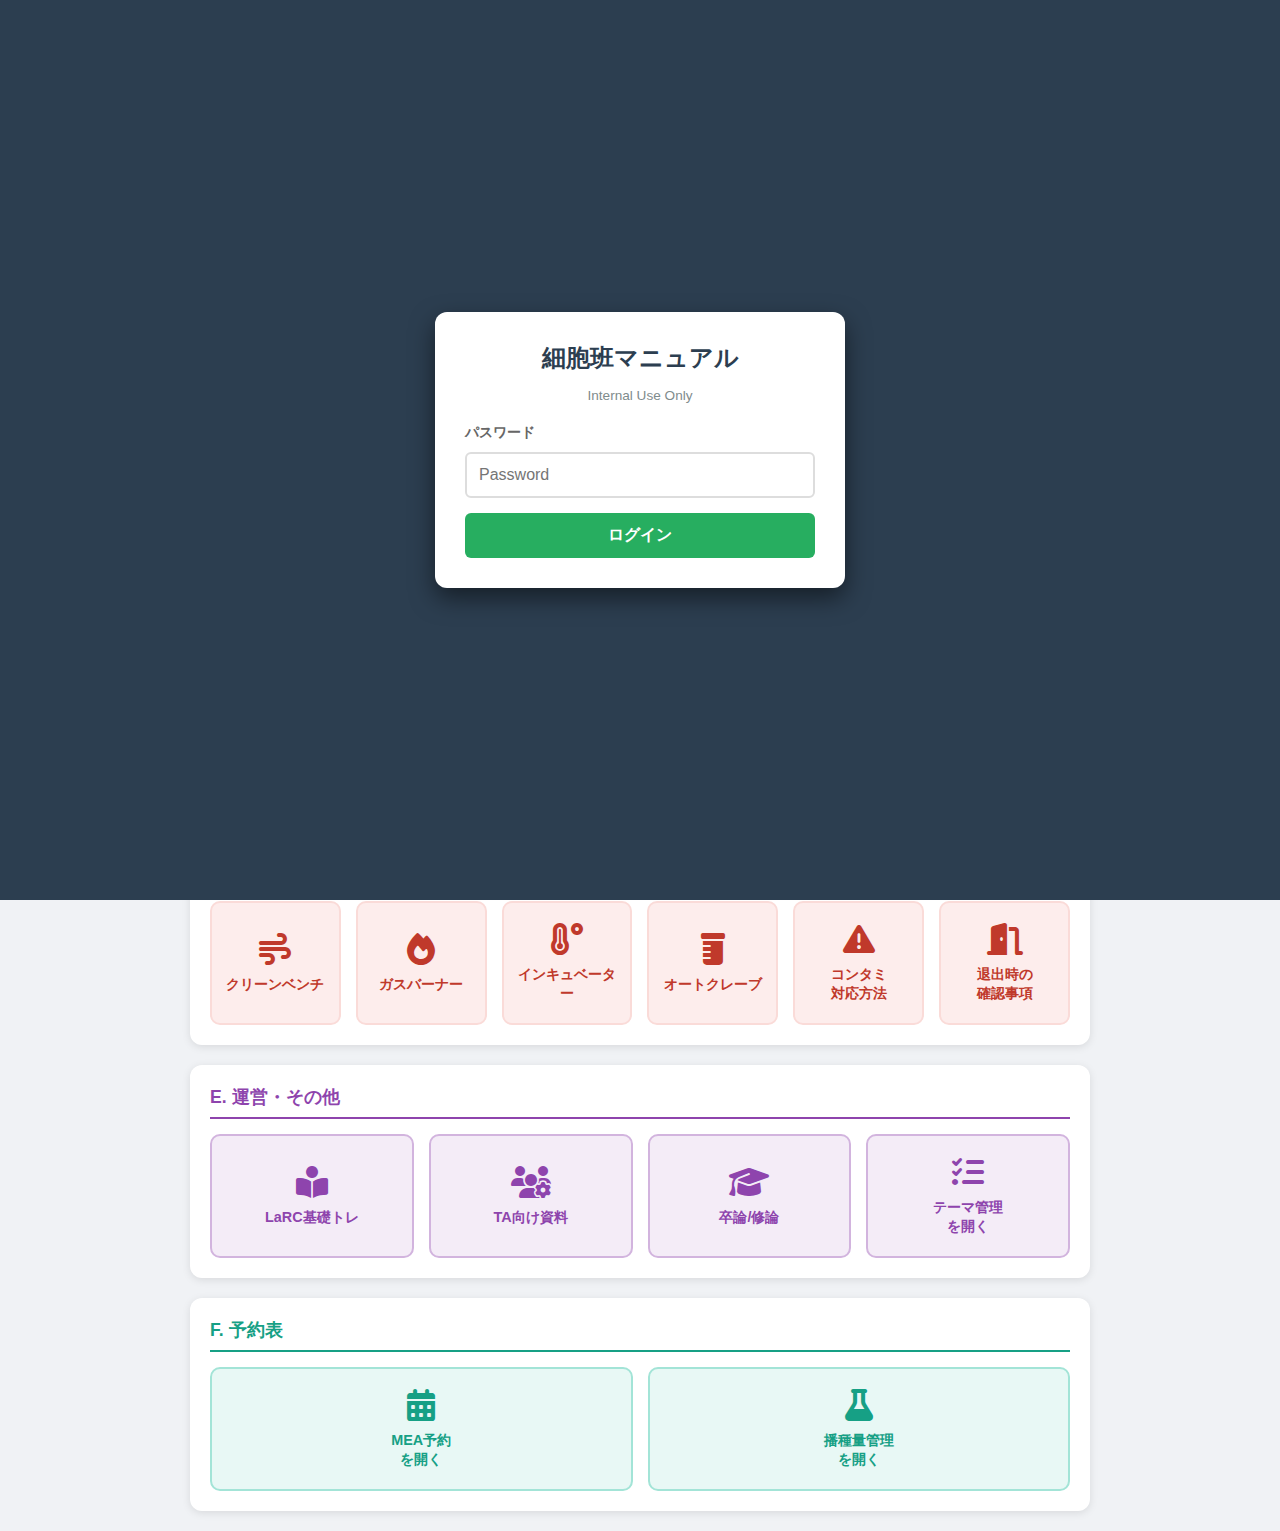
<file: index.html>
<!doctype html>
<html lang="ja">
  <head>
    <meta charset="UTF-8" />
    <meta name="viewport" content="width=device-width, initial-scale=1.0" />
    <title>細胞班マニュアル</title>
    <link
      rel="stylesheet"
      href="https://cdnjs.cloudflare.com/ajax/libs/font-awesome/6.4.0/css/all.min.css"
    />
    <!-- キャッシュ対策 -->
    <link rel="stylesheet" href="style.css?v=2" />
    <style>
      /* 認証画面用のスタイル */
      #auth-overlay {
        position: fixed;
        top: 0;
        left: 0;
        width: 100%;
        height: 100%;
        background: #2c3e50;
        z-index: 99999;
        display: flex;
        flex-direction: column;
        justify-content: center;
        align-items: center;
        color: white;
      }
      .auth-box {
        background: white;
        padding: 30px;
        border-radius: 12px;
        color: #333;
        text-align: center;
        max-width: 90%;
        width: 350px;
        box-shadow: 0 10px 25px rgba(0, 0, 0, 0.5);
      }
      .auth-input {
        width: 100%;
        padding: 12px;
        margin-bottom: 15px;
        border: 2px solid #ddd;
        border-radius: 6px;
        box-sizing: border-box;
        font-size: 1rem;
        outline: none;
      }
      .auth-input:focus {
        border-color: #27ae60;
      }
      .auth-btn {
        width: 100%;
        padding: 12px;
        background: #27ae60;
        color: white;
        border: none;
        border-radius: 6px;
        font-weight: bold;
        cursor: pointer;
        font-size: 1rem;
        transition: 0.2s;
      }
      .auth-btn:hover {
        background: #219150;
      }
      #auth-error {
        color: #e74c3c;
        margin-top: 10px;
        font-size: 0.9rem;
        display: none;
        font-weight: bold;
      }

      /* 予約警告モーダル用の追加スタイル */
      .warning-text-box {
        background: #fff5f5;
        border: 2px solid #e74c3c;
        border-radius: 8px;
        padding: 15px;
        margin: 15px 0;
        text-align: left;
        font-size: 0.9rem;
        line-height: 1.6;
        color: #c0392b;
      }
      .warning-point {
        font-weight: bold;
        margin-bottom: 10px;
        display: block;
      }
    </style>
  </head>
  <body>
    <!-- ★★★ 認証画面（最初はこれで隠す） ★★★ -->
    <div id="auth-overlay">
      <div class="auth-box">
        <h2
          style="
            margin-top: 0;
            margin-bottom: 5px;
            color: #2c3e50;
            font-size: 1.5rem;
          "
        >
          細胞班マニュアル
        </h2>
        <p style="font-size: 0.85rem; color: #7f8c8d; margin-bottom: 20px">
          Internal Use Only
        </p>

        <p
          style="
            font-size: 0.9rem;
            color: #666;
            margin-bottom: 10px;
            text-align: left;
            font-weight: bold;
          "
        >
          パスワード
        </p>
        <input
          type="password"
          id="auth-pass"
          class="auth-input"
          placeholder="Password"
          onkeydown="if (event.key === 'Enter') checkAuth();"
        />

        <button onclick="checkAuth()" class="auth-btn">ログイン</button>
        <p id="auth-error">
          <i class="fa-solid fa-circle-exclamation"></i> パスワードが違います
        </p>
      </div>
    </div>

    <div class="security-bar">
      <i class="fa-solid fa-lock"></i> 【 外部流出禁止 】 (Internal Use Only)
    </div>

    <header>
      <h1 id="header-title">細胞班マニュアル</h1>
    </header>

    <div class="container">
      <!-- TOPメニュー画面 -->
      <div id="p-home" class="page active">
        <!-- (A) 試薬 -->
        <div class="section-card color-green">
          <div class="cat-title">A. 試薬・物品管理</div>
          <div class="icon-grid">
            <div class="icon-btn-simple" onclick="showPage('p-order')">
              <i class="fa-solid fa-cart-shopping"></i><span>発注・受取</span>
            </div>
            <div class="icon-btn-simple" onclick="showPage('p-reagent-list')">
              <i class="fa-solid fa-flask"></i><span>調製</span>
            </div>
            <div class="icon-btn-simple" onclick="openGuide('reagent-duty')">
              <i class="fa-solid fa-people-carry-box"></i><span>調製担当</span>
            </div>
          </div>
        </div>
        <!-- (B) 実験 -->
        <div class="section-card color-orange">
          <div class="cat-title">B. 実験フロー</div>
          <div class="icon-grid">
            <div class="icon-btn-simple" onclick="showPage('p-exp-seeding')">
              <i class="fa-solid fa-seedling"></i><span>解剖・単離</span>
            </div>
            <div class="icon-btn-simple" onclick="showPage('p-exp-measure')">
              <i class="fa-solid fa-chart-line"></i><span>培養・計測</span>
            </div>
            <div class="icon-btn-simple" onclick="showPage('p-exp-cleanup')">
              <i class="fa-solid fa-trash"></i><span>片付け</span>
            </div>
          </div>
        </div>
        <!-- (C) 解析 -->
        <div class="section-card color-blue">
          <div class="cat-title">C. 解析・ソフト</div>
          <div class="icon-grid">
            <div
              class="icon-btn-detail"
              onclick="
                window.open(
                  'https://github.com/kkito0726/mea-viewer/blob/main/README.md',
                  '_blank',
                )
              "
            >
              <i class="fa-solid fa-display"></i
              ><span class="btn-title">MEA viewer</span
              ><span class="btn-desc">ブラウザ上でデータ確認</span>
            </div>
            <div
              class="icon-btn-detail"
              onclick="
                window.open(
                  'https://github.com/kkito0726/MEA_modules/blob/main/README_ja.md',
                  '_blank',
                )
              "
            >
              <i class="fa-brands fa-python"></i
              ><span class="btn-title">pyMEA</span
              ><span class="btn-desc">MEA計測データの解析</span>
            </div>
            <div
              class="icon-btn-detail"
              onclick="
                window.open(
                  'https://github.com/kkito0726/image-stitcher',
                  '_blank',
                )
              "
            >
              <i class="fa-solid fa-panorama"></i
              ><span class="btn-title">image Stitcher</span
              ><span class="btn-desc">画像統合 (545電極など)</span>
            </div>
            <div
              class="icon-btn-detail"
              onclick="
                window.open(
                  'https://github.com/kkito0726/svg_converter',
                  '_blank',
                )
              "
            >
              <i class="fa-solid fa-bezier-curve"></i
              ><span class="btn-title">SVG Converter</span
              ><span class="btn-desc">Inkscape→RasPi用CSV変換</span>
            </div>
          </div>
        </div>
        <!-- (D) 機器 -->
        <div class="section-card color-red">
          <div class="cat-title">D. 機器・安全</div>
          <div class="icon-grid">
            <div
              class="icon-btn-simple"
              onclick="
                window.open(
                  'https://drive.google.com/file/d/1IZRCrm5u0OWGaym-ynC9MuPXzLJDcV-0/view?usp=sharing',
                  '_blank',
                )
              "
            >
              <i class="fa-solid fa-wind"></i><span>クリーンベンチ</span>
            </div>
            <div class="icon-btn-simple" onclick="showPage('p-gas-burner')">
              <i class="fa-solid fa-fire"></i><span>ガスバーナー</span>
            </div>
            <div class="icon-btn-simple" onclick="showPage('p-coming-soon')">
              <i class="fa-solid fa-temperature-high"></i
              ><span>インキュベーター</span>
            </div>
            <div class="icon-btn-simple" onclick="showPage('p-autoclave')">
              <i class="fa-solid fa-prescription-bottle"></i
              ><span>オートクレーブ</span>
            </div>
            <div class="icon-btn-simple" onclick="showPage('p-coming-soon')">
              <i class="fa-solid fa-triangle-exclamation"></i
              ><span>コンタミ<br />対応方法</span>
            </div>
            <div class="icon-btn-simple" onclick="showPage('p-coming-soon')">
              <i class="fa-solid fa-door-open"></i
              ><span>退出時の<br />確認事項</span>
            </div>
          </div>
        </div>
        <!-- (E) 運営 -->
        <div class="section-card color-purple">
          <div class="cat-title">E. 運営・その他</div>
          <div class="icon-grid">
            <div
              class="icon-btn-simple"
              onclick="
                window.open(
                  'https://drive.google.com/drive/folders/1m0BESdl_YC1SYJv_bIpISJkM_2YOpVpn?usp=drive_link',
                  '_blank',
                )
              "
            >
              <i class="fa-solid fa-book-open-reader"></i
              ><span>LaRC基礎トレ</span>
            </div>
            <div class="icon-btn-simple" onclick="showPage('p-admin-ta')">
              <i class="fa-solid fa-users-gear"></i><span>TA向け資料</span>
            </div>
            <!-- 修正：卒論/修論ルールを復活させました -->
            <div
              class="icon-btn-simple"
              onclick="
                window.open(
                  'https://drive.google.com/drive/u/1/folders/1C0MbYu9U5cO83mwuMgYV6aR6Xy5CnsEv',
                  '_blank',
                )
              "
            >
              <i class="fa-solid fa-graduation-cap"></i><span>卒論/修論</span>
            </div>
            <!-- 追加：テーマ管理 -->
            <div
              class="icon-btn-simple"
              onclick="window.location.href = 'theme_app.html'"
            >
              <i class="fa-solid fa-list-check"></i
              ><span>テーマ管理<br />を開く</span>
            </div>
          </div>
        </div>
        <!-- (F) 予約 -->
        <div class="section-card color-teal">
          <div class="cat-title">F. 予約表</div>
          <div class="icon-grid">
            <!-- ★MEA予約（警告モーダルを開く） -->
            <div class="icon-btn-simple" onclick="openReservationWarning()">
              <i class="fa-solid fa-calendar-days"></i
              ><span>MEA予約<br />を開く</span>
            </div>
            <!-- ★播種量管理（新アプリを開く） -->
            <div
              class="icon-btn-simple"
              onclick="window.location.href = 'seeding_app.html'"
            >
              <i class="fa-solid fa-flask"></i
              ><span>播種量管理<br />を開く</span>
            </div>
          </div>
        </div>
      </div>

      <!-- 中間メニュー -->
      <div id="p-order" class="page">
        <button class="back-btn" onclick="showPage('p-home')">
          <i class="fa-solid fa-arrow-left"></i> TOPへ戻る
        </button>
        <div class="section-card color-green">
          <div class="cat-title">発注・受取</div>
          <ul class="menu-list">
            <li>
              <div class="menu-btn" onclick="showPage('p-egg-receipt')">
                卵の受取方法 <i class="fa-solid fa-chevron-right"></i>
              </div>
            </li>
            <li>
              <div class="menu-btn" onclick="showPage('p-order-method')">
                溶液や備品の発注方法 <i class="fa-solid fa-chevron-right"></i>
              </div>
            </li>
          </ul>
        </div>
      </div>
      <div id="p-reagent-list" class="page">
        <button class="back-btn" onclick="showPage('p-home')">
          <i class="fa-solid fa-arrow-left"></i> TOPへ戻る
        </button>
        <div class="section-card color-green">
          <div class="cat-title">調製：培地 (Media)</div>
          <ul class="menu-list">
            <li>
              <div class="menu-btn" onclick="showPage('p-dmem-fbs')">
                DMEM ＋ P/S ＋ FBS <i class="fa-solid fa-chevron-right"></i>
              </div>
            </li>
            <li>
              <div class="menu-btn" onclick="showPage('p-dmem-ps')">
                DMEM ＋ P/S <i class="fa-solid fa-chevron-right"></i>
              </div>
            </li>
            <li>
              <div class="menu-btn" onclick="showPage('p-pbs')">
                PBS (-) <i class="fa-solid fa-chevron-right"></i>
              </div>
            </li>
          </ul>
        </div>
        <div class="section-card color-green">
          <div class="cat-title">調製：試薬・その他</div>
          <ul class="menu-list">
            <li>
              <div class="menu-btn" onclick="showPage('p-ps-trypsin')">
                P/S または トリプシン分注
                <i class="fa-solid fa-chevron-right"></i>
              </div>
            </li>
            <li>
              <div class="menu-btn" onclick="showPage('p-fbs-inactivation')">
                FBS 非働化 <i class="fa-solid fa-chevron-right"></i>
              </div>
            </li>
            <li>
              <div class="menu-btn" onclick="showPage('p-collagenase')">
                コラゲナーゼ <i class="fa-solid fa-chevron-right"></i>
              </div>
            </li>
            <li>
              <div class="menu-btn" onclick="showPage('p-agarose')">
                アガロース <i class="fa-solid fa-chevron-right"></i>
              </div>
            </li>
            <li>
              <div class="menu-btn" onclick="showPage('p-pei')">
                PEI / ホウ酸Buffer <i class="fa-solid fa-chevron-right"></i>
              </div>
            </li>
          </ul>
        </div>
      </div>
      <div id="p-exp-seeding" class="page">
        <button class="back-btn" onclick="showPage('p-home')">
          <i class="fa-solid fa-arrow-left"></i> TOPへ戻る
        </button>
        <div class="section-card color-orange">
          <div class="cat-title">MEA dishの準備</div>
          <ul class="menu-list">
            <li>
              <div class="menu-btn" onclick="showPage('p-new-mea')">
                新MEA開封 <i class="fa-solid fa-chevron-right"></i>
              </div>
            </li>
            <li>
              <div class="menu-btn" onclick="showPage('p-plasma')">
                プラズマ処理 <i class="fa-solid fa-chevron-right"></i>
              </div>
            </li>
            <li>
              <div class="menu-btn" onclick="showPage('p-amc-menu')">
                AMC加工 <i class="fa-solid fa-chevron-right"></i>
              </div>
            </li>
            <li>
              <div class="menu-btn" onclick="showPage('p-collagen')">
                コラーゲン調製・播種 <i class="fa-solid fa-chevron-right"></i>
              </div>
            </li>
          </ul>
        </div>
        <div class="section-card color-orange">
          <div class="cat-title">心筋細胞の単離</div>
          <ul class="menu-list">
            <li>
              <div class="menu-btn" onclick="showPage('p-isolation-prep')">
                準備 <i class="fa-solid fa-chevron-right"></i>
              </div>
            </li>
            <li>
              <div class="menu-btn" onclick="showPage('p-isolation-work')">
                解剖・単離手順 <i class="fa-solid fa-chevron-right"></i>
              </div>
            </li>
            <li>
              <div class="menu-btn" onclick="showPage('p-cleanup-tools')">
                機器・器具の洗浄 <i class="fa-solid fa-chevron-right"></i>
              </div>
            </li>
          </ul>
        </div>
      </div>
      <div id="p-amc-menu" class="page">
        <button class="back-btn" onclick="showPage('p-exp-seeding')">
          <i class="fa-solid fa-arrow-left"></i> 播種メニューへ戻る
        </button>
        <div class="section-card color-orange">
          <div class="cat-title">AMC加工メニュー</div>
          <ul class="menu-list">
            <li>
              <div class="menu-btn" onclick="showPage('p-amc-coating')">
                1. アガロースコート <i class="fa-solid fa-chevron-right"></i>
              </div>
            </li>
            <li>
              <div class="menu-btn" onclick="showPage('p-amc-laser')">
                2. レーザー加工 <i class="fa-solid fa-chevron-right"></i>
              </div>
            </li>
          </ul>
        </div>
      </div>
      <div id="p-exp-measure" class="page">
        <button class="back-btn" onclick="showPage('p-home')">
          <i class="fa-solid fa-arrow-left"></i> TOPへ戻る
        </button>
        <div class="section-card color-orange">
          <div class="cat-title">培養・計測</div>
          <ul class="menu-list">
            <li>
              <div class="menu-btn" onclick="showPage('p-mea-measurement')">
                MEA計測 <i class="fa-solid fa-chevron-right"></i>
              </div>
            </li>
            <li>
              <div
                class="menu-btn"
                onclick="
                  window.open(
                    'https://drive.google.com/file/d/1ldC2vfBFAZ_5h8NMRc_v0tRhNLkJdlMJ/view?usp=sharing',
                    '_blank',
                  )
                "
              >
                カルシウムイメージング <i class="fa-solid fa-chevron-right"></i>
              </div>
            </li>
            <li>
              <div class="menu-btn" onclick="showPage('p-laser-irradiation')">
                レーザー照射 <i class="fa-solid fa-chevron-right"></i>
              </div>
            </li>
            <li>
              <div class="menu-btn" onclick="showPage('p-coming-soon')">
                細胞染色 <i class="fa-solid fa-chevron-right"></i>
              </div>
            </li>
          </ul>
        </div>
      </div>
      <div id="p-exp-cleanup" class="page">
        <button class="back-btn" onclick="showPage('p-home')">
          <i class="fa-solid fa-arrow-left"></i> TOPへ戻る
        </button>
        <div class="section-card color-orange">
          <div class="cat-title">片付け・実験終了</div>
          <ul class="menu-list">
            <li>
              <div class="menu-btn" onclick="showPage('p-trypsin-mea')">
                MEA洗浄 (トリプシン) <i class="fa-solid fa-chevron-right"></i>
              </div>
            </li>
          </ul>
        </div>
      </div>
      <div id="p-admin-ta" class="page">
        <button class="back-btn" onclick="showPage('p-home')">
          <i class="fa-solid fa-arrow-left"></i> TOPへ戻る
        </button>
        <div class="section-card color-purple">
          <div class="cat-title">TA向け資料</div>
          <ul class="menu-list">
            <li>
              <div
                class="menu-btn"
                onclick="
                  window.open(
                    'https://drive.google.com/drive/folders/1r0pCq4798mks_wu19glGB9mPMxxXcz0N?usp=sharing',
                    '_blank',
                  )
                "
              >
                基礎実験Ⅱ準備 <i class="fa-solid fa-chevron-right"></i>
              </div>
            </li>
            <li>
              <div
                class="menu-btn"
                onclick="
                  window.open(
                    'https://drive.google.com/drive/folders/1sb8EctMdssIDfWBfbviTxowtvzaLmIv9?usp=sharing',
                    '_blank',
                  )
                "
              >
                学祭準備 <i class="fa-solid fa-chevron-right"></i>
              </div>
            </li>
          </ul>
        </div>
      </div>
      <div id="p-coming-soon" class="page">
        <button class="back-btn" onclick="showPage('p-home')">
          <i class="fa-solid fa-arrow-left"></i> TOPへ戻る
        </button>
        <div class="section-card">
          <div class="coming-soon">
            <i class="fa-solid fa-person-digging"></i>
            <h2>この項目は準備中です</h2>
            <p>コンテンツの追加をお待ちください。</p>
          </div>
        </div>
      </div>
    </div>

    <!-- ガイド用モーダル -->
    <div id="guide-modal" class="modal-overlay">
      <div class="modal-box">
        <div id="modal-title" class="modal-title">使い方の説明</div>
        <div id="modal-text" class="modal-text"></div>
        <div class="modal-actions">
          <button class="btn-cancel" onclick="closeGuide()">キャンセル</button>
          <a id="modal-link" href="#" target="_blank" class="btn-go"
            >シートを開く</a
          >
        </div>
      </div>
    </div>

    <!-- ★★★ 予約システム注意書き用モーダル ★★★ -->
    <div id="reservation-warning-modal" class="modal-overlay">
      <div class="modal-box" style="width: 450px; max-width: 95%">
        <div
          class="modal-title"
          style="
            color: #c0392b;
            border-bottom: 2px solid #c0392b;
            padding-bottom: 10px;
          "
        >
          <i class="fa-solid fa-triangle-exclamation"></i> 予約ルール確認
        </div>
        <div class="warning-text-box">
          <span class="warning-point">先着順ではない！</span>
          希望日程が被った場合、譲り合うこと<br />
          （予約は毎月25日開始）<br /><br />
          <span class="warning-point">10分ルール</span>
          開始10分を過ぎても、予約者が来ない場合、<br />
          予約していない人が使ってOK！<br />
          （ただし、予約者優先とするので<br />
          　上手くやってね。）
        </div>
        <div class="modal-actions">
          <button class="btn-cancel" onclick="closeReservationWarning()">
            戻る
          </button>
          <button
            class="btn-go"
            onclick="window.location.href = 'reservation_app.html'"
          >
            同意してシステムを開く
          </button>
        </div>
      </div>
    </div>

    <!-- ファイル分割なしバージョン -->
    <script src="manual_data.js?v=2"></script>
    <script src="script.js?v=2"></script>

    <!-- 認証ロジック & 予約警告ロジック -->
    <script>
      const SITE_HASH =
        "d1c8ef133fe0d499fd6b15a654585d02cf5096faad3a71cc4f60ade5fa3307d4";

      async function sha256(text) {
        const uint8 = new TextEncoder().encode(text);
        const digest = await crypto.subtle.digest("SHA-256", uint8);
        return Array.from(new Uint8Array(digest))
          .map((b) => b.toString(16).padStart(2, "0"))
          .join("");
      }

      async function checkAuth() {
        const input = document.getElementById("auth-pass").value;
        const errorMsg = document.getElementById("auth-error");
        const inputHash = await sha256(input);

        if (inputHash === SITE_HASH) {
          localStorage.setItem("site_auth_token", inputHash);
          document.getElementById("auth-overlay").style.display = "none";
        } else {
          errorMsg.style.display = "block";
        }
      }

      window.addEventListener("DOMContentLoaded", () => {
        const token = localStorage.getItem("site_auth_token");
        if (token === SITE_HASH) {
          document.getElementById("auth-overlay").style.display = "none";
        }
      });

      // 予約警告モーダルの制御
      function openReservationWarning() {
        document
          .getElementById("reservation-warning-modal")
          .classList.add("active");
      }
      function closeReservationWarning() {
        document
          .getElementById("reservation-warning-modal")
          .classList.remove("active");
      }
    </script>
  </body>
</html>
</file>
<file: style.css>
/* --- デザイン設定 (CSS) --- */
body {
  font-family: "Helvetica Neue", Arial, sans-serif;
  background-color: #f0f2f5;
  margin: 0;
  padding: 0;
  color: #333;
}

/* 警告バー (新規追加) */
.security-bar {
  background-color: #c0392b; /* 濃い赤色 */
  color: white;
  text-align: center;
  padding: 8px;
  font-weight: bold;
  font-size: 0.95rem;
  letter-spacing: 1px;
}

/* ヘッダー */
header {
  background: #2c3e50;
  color: white;
  padding: 15px;
  text-align: center;
  position: sticky;
  top: 0;
  z-index: 100;
  box-shadow: 0 2px 5px rgba(0, 0, 0, 0.2);
}
header h1 {
  margin: 0;
  font-size: 1.2rem;
}

/* 画面のコンテナ */
.container {
  max-width: 900px;
  margin: 20px auto;
  padding: 0 15px;
}

/* ページ切り替えの仕組み */
.page {
  display: none;
  animation: fadeIn 0.3s;
}
.page.active {
  display: block;
}
@keyframes fadeIn {
  from {
    opacity: 0;
    transform: translateY(10px);
  }
  to {
    opacity: 1;
    transform: translateY(0);
  }
}

/* カードとセクション */
.section-card {
  background: white;
  border-radius: 12px;
  padding: 20px;
  margin-bottom: 20px;
  box-shadow: 0 2px 8px rgba(0, 0, 0, 0.1);
}
.cat-title {
  font-size: 1.1em;
  border-bottom: 2px solid #ddd;
  padding-bottom: 8px;
  margin-bottom: 15px;
  font-weight: bold;
}

/* --- レシピ風詳細ページのデザイン --- */
.recipe-title {
  font-size: 1.4rem;
  color: #2c3e50;
  border-bottom: 3px solid #27ae60;
  padding-bottom: 10px;
  margin-bottom: 20px;
  font-weight: bold;
}
.recipe-subtitle {
  font-size: 1.1rem;
  color: #555;
  border-left: 4px solid #27ae60;
  padding-left: 10px;
  margin-top: 30px;
  margin-bottom: 15px;
  font-weight: bold;
}

/* 手順リスト */
.step-list {
  counter-reset: step;
  list-style: none;
  padding: 0;
}
.step-list > li {
  position: relative;
  padding-left: 40px;
  margin-bottom: 20px;
}
.step-list > li::before {
  content: counter(step);
  counter-increment: step;
  position: absolute;
  left: 0;
  top: 0;
  width: 30px;
  height: 30px;
  background: #27ae60;
  color: white;
  border-radius: 50%;
  text-align: center;
  line-height: 30px;
  font-weight: bold;
}
.step-txt {
  font-weight: bold;
  display: block;
  margin-bottom: 5px;
  font-size: 1.05rem;
}
.step-sub {
  font-size: 0.9rem;
  color: #666;
  line-height: 1.5;
}

/* ポイント・注意枠 */
.note-box {
  background: #fff8e1;
  border-left: 5px solid #ffc107;
  padding: 15px;
  margin: 20px 0;
  border-radius: 4px;
}
.note-title {
  font-weight: bold;
  color: #d35400;
  margin-bottom: 5px;
  display: block;
}
.note-box ul {
  list-style-type: disc;
  padding-left: 20px;
  margin: 5px 0 0 0;
}
.note-box ul li {
  list-style-type: disc;
  padding-left: 0;
  margin-bottom: 5px;
}

/* 危険・警告枠 (赤) */
.warning-box {
  background: #fdedec;
  border-left: 5px solid #c0392b;
  padding: 15px;
  margin: 20px 0;
  border-radius: 4px;
  color: #c0392b;
}
.warning-title {
  font-weight: bold;
  margin-bottom: 5px;
  display: block;
  font-size: 1.1em;
}

/* テンプレート枠（コピー用） */
.template-box {
  background: #e8f0fe;
  border: 1px solid #b3d7ff;
  padding: 15px;
  border-radius: 5px;
  font-family: monospace;
  white-space: pre-wrap;
  margin: 10px 0;
  color: #333;
}

/* 準備中画面 */
.coming-soon {
  text-align: center;
  padding: 50px 20px;
  color: #7f8c8d;
}
.coming-soon i {
  font-size: 4rem;
  margin-bottom: 20px;
  color: #bdc3c7;
}

/* --- グリッド設定 --- */
.icon-grid {
  display: grid;
  grid-template-columns: repeat(auto-fit, minmax(130px, 1fr));
  gap: 15px;
}

/* Type 1: シンプル */
.icon-btn-simple {
  display: flex;
  flex-direction: column;
  align-items: center;
  justify-content: center;
  padding: 15px 10px;
  border-radius: 10px;
  text-align: center;
  cursor: pointer;
  transition: 0.2s;
  border: 2px solid transparent;
  min-height: 90px;
}
.icon-btn-simple i {
  font-size: 2rem;
  display: block;
  margin-bottom: 10px;
}
.icon-btn-simple span {
  font-weight: bold;
  font-size: 0.9rem;
  line-height: 1.3;
}
.icon-btn-simple:hover {
  transform: translateY(-3px);
  color: white !important;
}

/* Type 2: 詳細 */
.icon-btn-detail {
  display: flex;
  flex-direction: column;
  align-items: center;
  justify-content: flex-start;
  padding: 15px 10px;
  border-radius: 10px;
  text-align: center;
  cursor: pointer;
  transition: 0.2s;
  border: 2px solid transparent;
  min-height: 110px;
}
.icon-btn-detail i {
  font-size: 2rem;
  display: block;
  margin-bottom: 10px;
  margin-top: 5px;
}
.icon-btn-detail .btn-title {
  font-weight: bold;
  font-size: 1rem;
  display: block;
  margin-bottom: 5px;
  line-height: 1.2;
}
.icon-btn-detail .btn-desc {
  font-size: 0.75rem;
  color: #666;
  font-weight: normal;
  line-height: 1.3;
  display: block;
}
.icon-btn-detail:hover {
  transform: translateY(-3px);
}
.icon-btn-detail:hover .btn-desc {
  color: rgba(255, 255, 255, 0.9);
}
.icon-btn-detail:hover i,
.icon-btn-detail:hover .btn-title {
  color: white !important;
}

/* Modal */
.modal-overlay {
  display: none;
  position: fixed;
  top: 0;
  left: 0;
  width: 100%;
  height: 100%;
  background: rgba(0, 0, 0, 0.6);
  z-index: 999;
  justify-content: center;
  align-items: center;
}
.modal-overlay.active {
  display: flex;
  animation: fadeIn 0.2s;
}
.modal-box {
  background: white;
  padding: 30px;
  border-radius: 12px;
  max-width: 90%;
  width: 400px;
  box-shadow: 0 5px 15px rgba(0, 0, 0, 0.3);
  text-align: center;
}
.modal-title {
  font-size: 1.2rem;
  font-weight: bold;
  color: #2c3e50;
  margin-bottom: 15px;
}
.modal-text {
  font-size: 0.95rem;
  color: #555;
  margin-bottom: 25px;
  line-height: 1.6;
  text-align: left;
  background: #f9f9f9;
  padding: 15px;
  border-radius: 8px;
}
.modal-actions {
  display: flex;
  gap: 10px;
  justify-content: center;
}
.btn-cancel {
  background: #95a5a6;
  color: white;
  border: none;
  padding: 10px 20px;
  border-radius: 6px;
  cursor: pointer;
}
.btn-go {
  background: #16a085;
  color: white;
  border: none;
  padding: 10px 20px;
  border-radius: 6px;
  cursor: pointer;
  font-weight: bold;
  text-decoration: none;
}
.btn-go:hover {
  background: #1abc9c;
}

/* Colors */
.color-green .cat-title {
  color: #27ae60;
  border-color: #27ae60;
}
.color-green .icon-btn-simple {
  background: #eef9f0;
  border-color: #ccebd4;
  color: #27ae60;
}
.color-green .icon-btn-simple:hover {
  background: #27ae60;
  border-color: #27ae60;
}

.color-orange .cat-title {
  color: #e67e22;
  border-color: #e67e22;
}
.color-orange .icon-btn-simple {
  background: #fff8f0;
  border-color: #ffe0b2;
  color: #e67e22;
}
.color-orange .icon-btn-simple:hover {
  background: #e67e22;
  border-color: #e67e22;
}

.color-blue .cat-title {
  color: #2980b9;
  border-color: #2980b9;
}
.color-blue .icon-btn-detail {
  background: #f0f7fb;
  border-color: #bce0f5;
  color: #2980b9;
}
.color-blue .icon-btn-detail:hover {
  background: #2980b9;
  border-color: #2980b9;
}

.color-red .cat-title {
  color: #c0392b;
  border-color: #c0392b;
}
.color-red .icon-btn-simple {
  background: #fdedec;
  border-color: #fadbd8;
  color: #c0392b;
}
.color-red .icon-btn-simple:hover {
  background: #c0392b;
  border-color: #c0392b;
}

.color-purple .cat-title {
  color: #8e44ad;
  border-color: #8e44ad;
}
.color-purple .icon-btn-simple {
  background: #f4ecf7;
  border-color: #d2b4de;
  color: #8e44ad;
}
.color-purple .icon-btn-simple:hover {
  background: #8e44ad;
  border-color: #8e44ad;
}

.color-teal .cat-title {
  color: #16a085;
  border-color: #16a085;
}
.color-teal .icon-btn-simple {
  background: #e8f8f5;
  border-color: #a3e4d7;
  color: #16a085;
}
.color-teal .icon-btn-simple:hover {
  background: #16a085;
  border-color: #16a085;
}

/* Lists & Buttons */
.menu-list {
  list-style: none;
  padding: 0;
}
.menu-list li {
  margin-bottom: 10px;
}
.menu-btn {
  display: flex;
  justify-content: space-between;
  align-items: center;
  background: #f8f9fa;
  border: 1px solid #eee;
  padding: 15px;
  border-radius: 8px;
  cursor: pointer;
  text-decoration: none;
  color: #333;
  font-weight: bold;
  transition: 0.2s;
}
.menu-btn:hover {
  background: #e9ecef;
  border-color: #ddd;
  padding-left: 20px;
}
.menu-btn i {
  color: #ccc;
}
.back-btn {
  display: inline-block;
  background: #95a5a6;
  color: white;
  padding: 8px 15px;
  border-radius: 20px;
  font-size: 0.9rem;
  margin-bottom: 15px;
  cursor: pointer;
  border: none;
}
.back-btn:hover {
  background: #7f8c8d;
}
</file>
